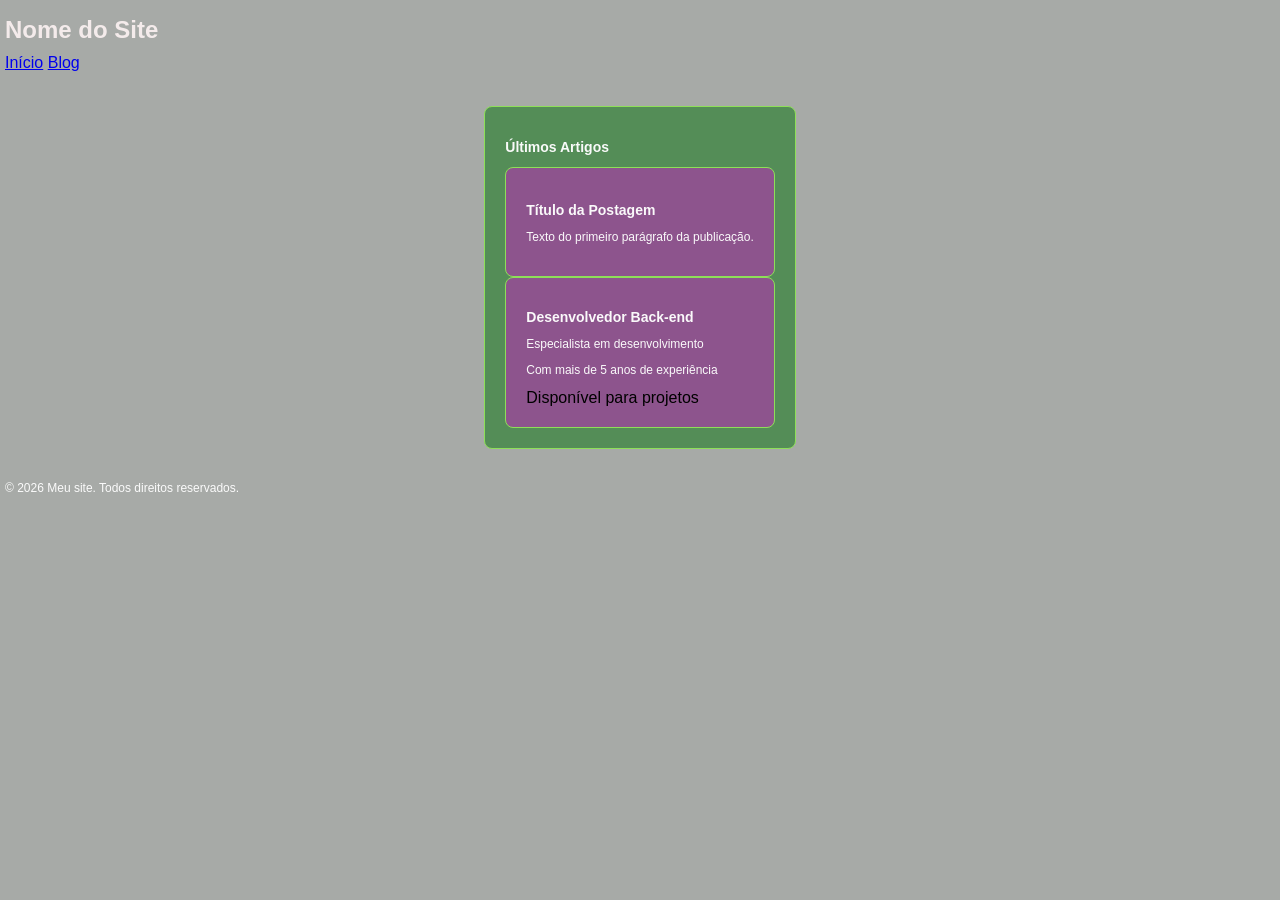
<file: index.html>
<!-- Declaração da versão HTML5 para o navegador -->
<!DOCTYPE html>

<!-- Elemento raiz com definição do idioma da página como Português do Brasil -->
<html lang="pt-BR">
<head>
    <!-- Defina a codificação de caracteres da página  -->
    <meta charset="UTF-8">
    <meta name="viewport" content="width=device-width, initial-scale=1,0">
    <title>Exemplo Semântico</title>
    <link rel="stylesheet" href="style.css">
</head>
<body> 
    <!-- início do corpo da página -->
     <header>
        <h1> Nome do Site </h1>
        <nav>
            <a href="#home">Início</a>
            <a href="#blog">Blog</a>
        </nav>
     </header>
        
        <main class="content">
            <section id="blog">
                <h2>Últimos Artigos</h2>
                <article> 
                    <h3> Título da Postagem</h3>
                    <p>Texto do primeiro parágrafo da publicação.</p>
                </article>

                <article class="cartao-perfil">
                    <h2 class="cartao-titulo"> Desenvolvedor Back-end</h2>
                    <p class="cartao-subtitulo">Especialista em desenvolvimento</p> 
                    <p class="cartao-perfil">Com mais de 5 anos de experiência</p>
                    <div class="cartao-status"> Disponível para projetos</div>    
                </article>
            </section>
        </main>
        <footer> 
        <!-- Rodapé da página -->
           <p> © 2026 Meu site. Todos direitos reservados. </p>
        </footer> 
</body> 
</html>
</file>
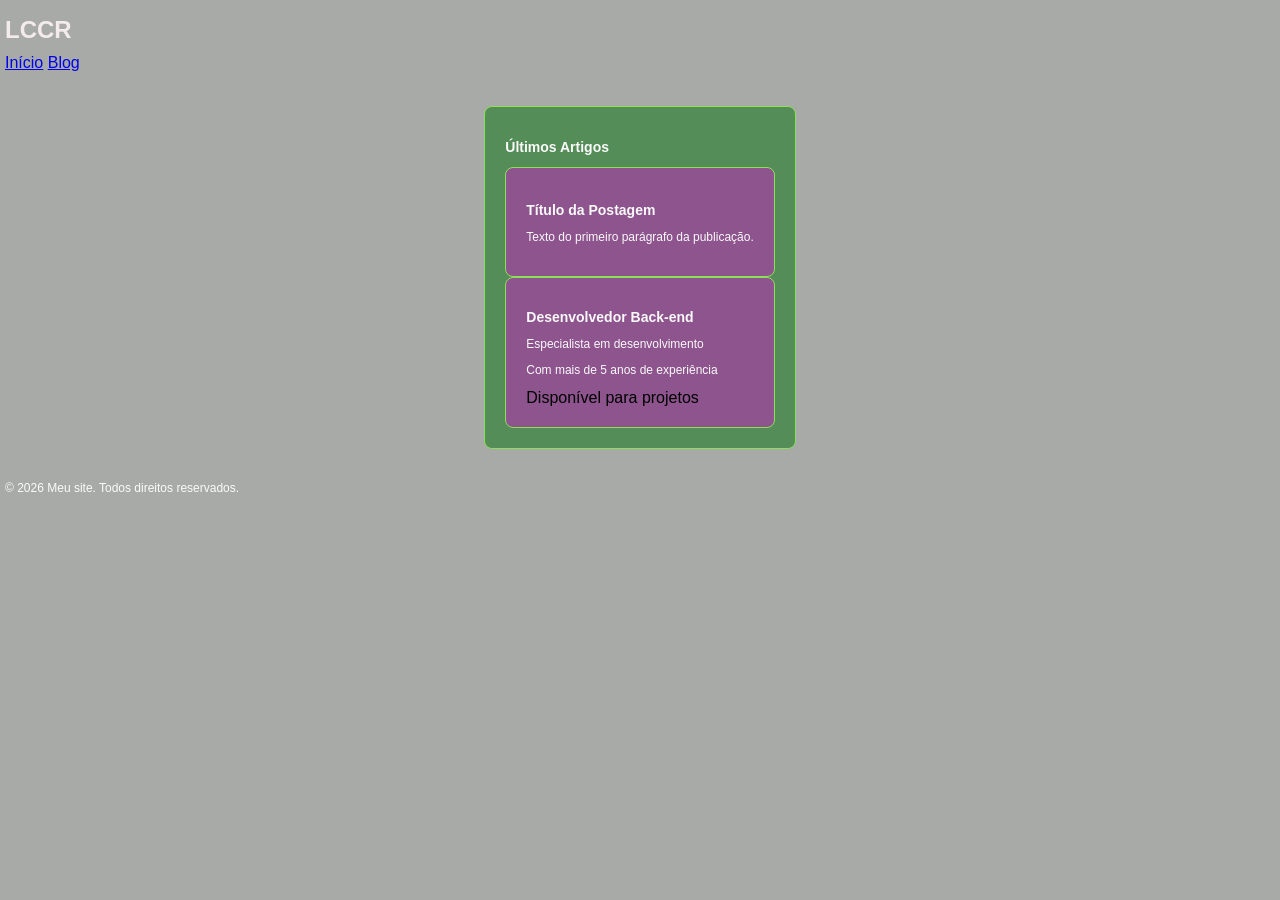
<file: AULA1-3/index.html>
<!-- Declaração da versão HTML5 para o navegador -->
<!DOCTYPE html>

<!-- Elemento raiz com definição do idioma da página como Português do Brasil -->
<html lang="pt-BR">
<head>
    <!-- Defina a codificação de caracteres da página  -->
    <meta charset="UTF-8">
    <meta name="viewport" content="width=device-width, initial-scale=1,0">
    <title>Exemplo Semântico</title>
    <link rel="stylesheet" href="style.css">
</head>
<body> 
    <!-- início do corpo da página -->
     <header>
        <h1> LCCR </h1>
        <nav>
            <a href="#home">Início</a>
            <a href="#blog">Blog</a>
        </nav>
     </header>
        
        <main class="content">
            <section id="blog">
                <h2>Últimos Artigos</h2>
                <article> 
                    <h3> Título da Postagem</h3>
                    <p>Texto do primeiro parágrafo da publicação.</p>
                </article>

                <article class="cartao-perfil">
                    <h2 class="cartao-titulo"> Desenvolvedor Back-end</h2>
                    <p class="cartao-subtitulo">Especialista em desenvolvimento</p> 
                    <p class="cartao-perfil">Com mais de 5 anos de experiência</p>
                    <div class="cartao-status"> Disponível para projetos</div>    
                </article>
            </section>
        </main>
        <footer> 
        <!-- Rodapé da página -->
           <p> © 2026 Meu site. Todos direitos reservados. </p>
        </footer> 
</body> 
</html>
</file>
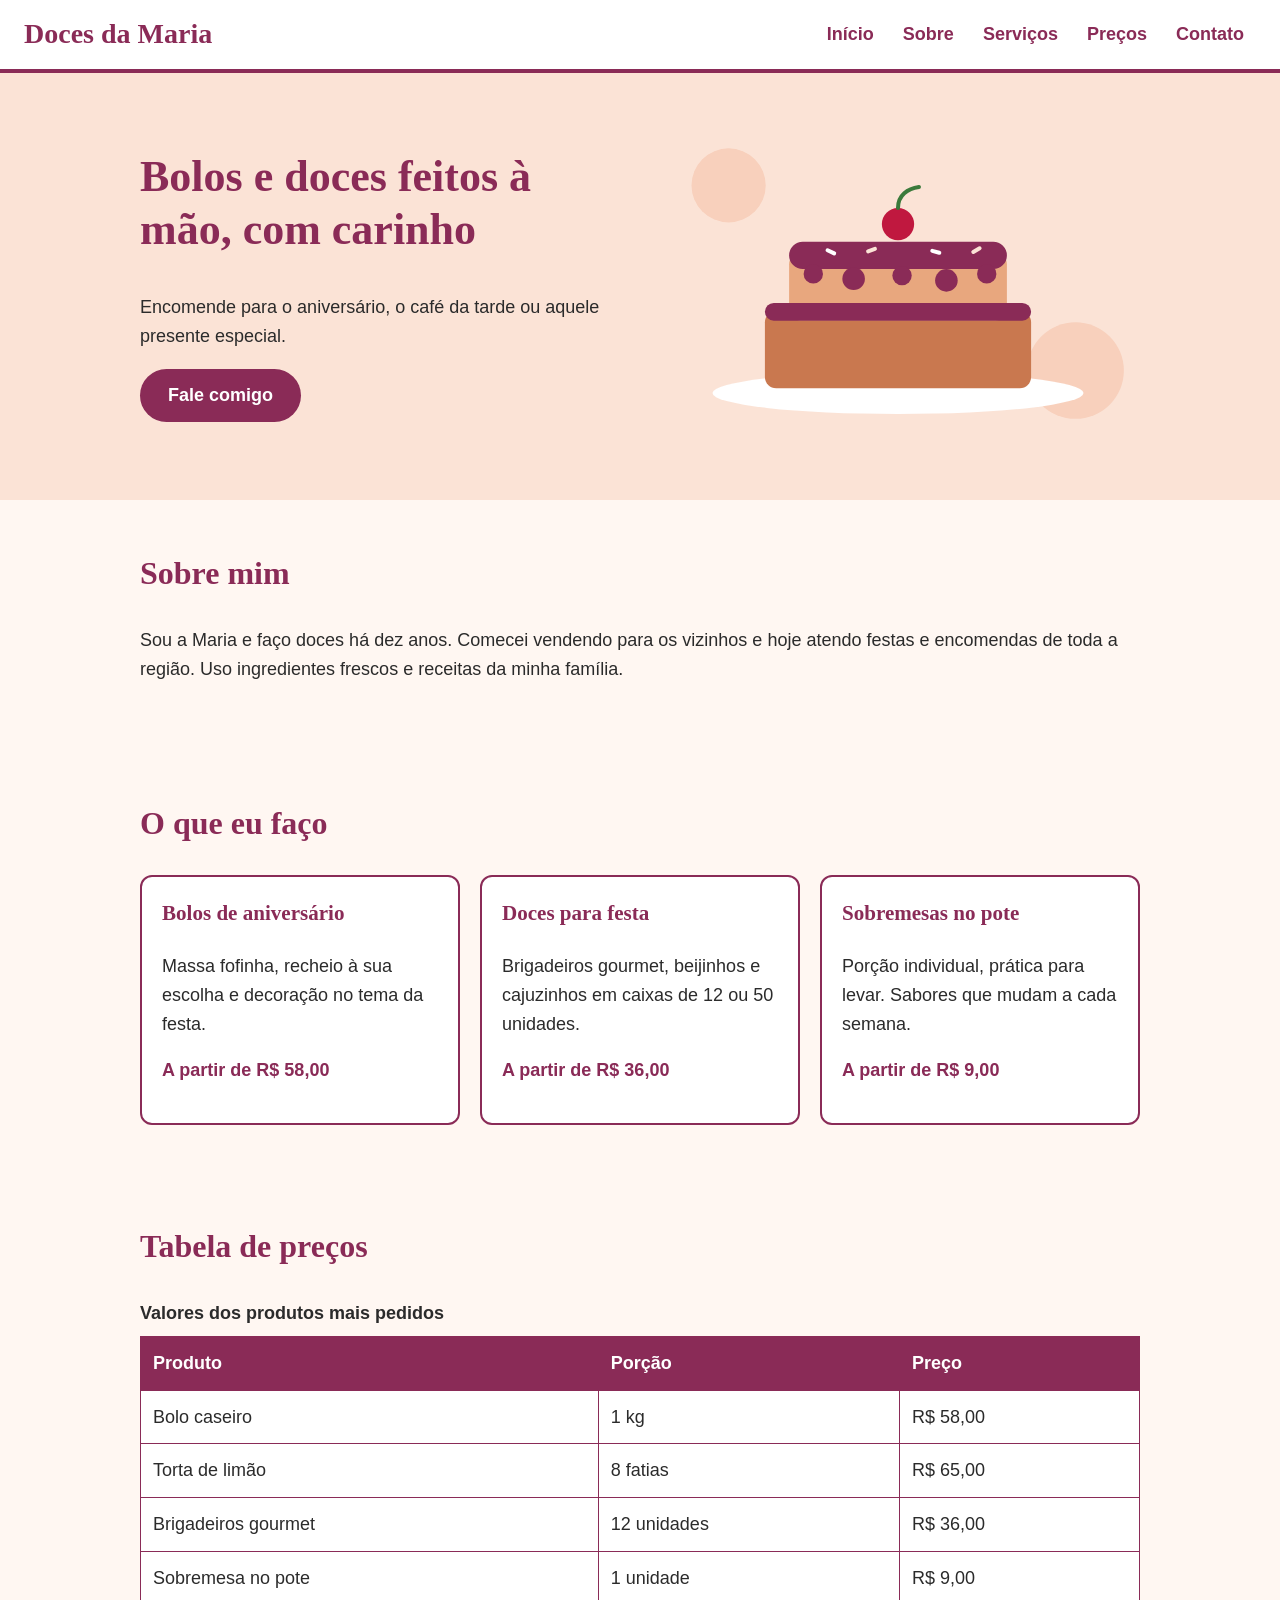
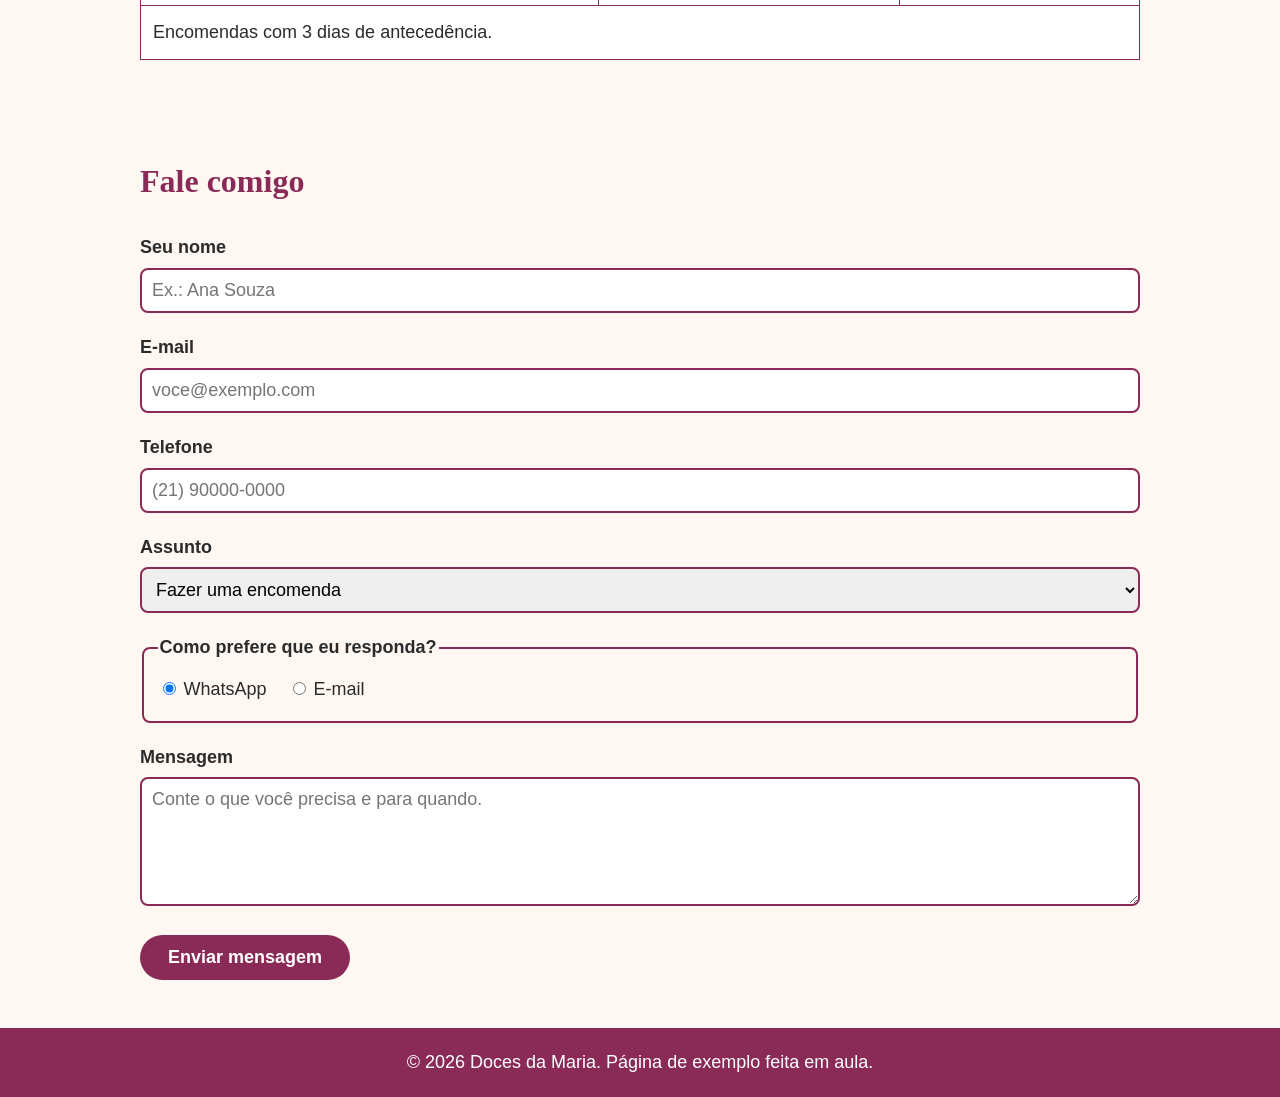
<file: pagina-modelo-doces-da-maria.html>
<!DOCTYPE html>
<html lang="pt-BR" xmlns:mso="urn:schemas-microsoft-com:office:office" xmlns:msdt="uuid:C2F41010-65B3-11d1-A29F-00AA00C14882">
<head>
    <meta charset="UTF-8">
    <!-- AULA 8: esta linha faz a página se ajustar à tela do celular -->
    <meta name="viewport" content="width=device-width, initial-scale=1.0">
    <title>Doces da Maria | Confeitaria artesanal</title>

    <!--
        PÁGINA-MODELO: o objetivo final das alunas na aula 9.
        Negócio fictício, só para mostrar o resultado. Cada aluna cria a página do seu próprio tema.

        Para ficar igual ao que se ensina em aula:
        1. Copie tudo o que está dentro da tag <style> para um arquivo chamado style.css.
        2. Apague a tag <style> e coloque no lugar:
           <link rel="stylesheet" href="style.css">
        3. Salve a imagem do banner numa pasta assets e troque o src da imagem
           por assets/bolo.jpg (o endereço longo que começa com "data:" é só para
           este arquivo funcionar sozinho).
    -->
    <style>
        /* ---------- AULA 5: tags (cores e fonte da página) ---------- */
        body {
            margin: 0;
            font-family: Arial, Helvetica, sans-serif;
            font-size: 18px;
            line-height: 1.6;
            color: #2b2b2b;
            background-color: #fff7f2;
        }

        h1, h2, h3, .logo {
            font-family: Georgia, "Times New Roman", serif;
            color: #8a2b57;
        }

        h2 {
            font-size: 32px;
            margin-top: 0;
        }

        a {
            color: #8a2b57;
        }

        img {
            max-width: 100%;   /* a imagem nunca passa da largura da tela */
            height: auto;
        }

        section {
            padding: 48px 24px;
        }

        /* guarda o conteúdo num bloco centralizado */
        .conteudo {
            max-width: 1000px;
            margin: 0 auto;
        }

        /* ---------- AULA 5: classes do topo e do banner ---------- */
        header {
            background-color: #ffffff;
            border-bottom: 4px solid #8a2b57;
            padding: 12px 24px;
            display: flex;
            flex-wrap: wrap;
            justify-content: space-between;
            align-items: center;
            gap: 8px;
        }

        .logo {
            font-size: 28px;
            font-weight: bold;
            margin: 0;
        }

        nav a {
            display: inline-block;
            padding: 8px 12px;
            text-decoration: none;
            font-weight: bold;
        }

        nav a:hover {
            background-color: #8a2b57;
            color: #ffffff;
        }

        .banner {
            background-color: #fbe3d6;
        }

        .banner .conteudo {
            display: flex;
            flex-wrap: wrap;
            align-items: center;
            gap: 32px;
        }

        .banner-texto {
            flex: 1 1 320px;
        }

        .banner-imagem {
            flex: 1 1 320px;
        }

        .banner h1 {
            font-size: 44px;
            line-height: 1.2;
            margin-top: 0;
        }

        /* ---------- AULA 6: botão e cards (classes) ---------- */
        .botao {
            display: inline-block;
            background-color: #8a2b57;
            color: #ffffff;
            padding: 12px 28px;
            border-radius: 30px;
            text-decoration: none;
            font-weight: bold;
            border: none;
            font-size: 18px;
            cursor: pointer;
        }

        .botao:hover {
            background-color: #5e1a3b;
        }

        .cards {
            display: flex;
            flex-wrap: wrap;
            gap: 20px;
        }

        .card {
            flex: 1 1 250px;
            background-color: #ffffff;
            border: 2px solid #8a2b57;
            border-radius: 12px;
            padding: 20px;
        }

        .card h3 {
            margin-top: 0;
        }

        .card-preco {
            font-weight: bold;
            color: #8a2b57;
        }

        /* ---------- AULA 6: tabela de preços ---------- */
        .tabela {
            width: 100%;
            border-collapse: collapse;
            background-color: #ffffff;
        }

        .tabela th {
            background-color: #8a2b57;
            color: #ffffff;
            text-align: left;
        }

        .tabela th,
        .tabela td {
            padding: 12px;
            border: 1px solid #8a2b57;
        }

        .tabela td:last-child {
            white-space: nowrap;   /* o preço não quebra de linha */
        }

        .tabela tbody tr:hover {
            background-color: #fbe3d6;
        }

        .tabela caption {
            text-align: left;
            padding-bottom: 8px;
            font-weight: bold;
        }

        /* ---------- AULA 7: formulário ---------- */
        .campo {
            margin-bottom: 20px;
        }

        .campo label,
        legend {
            display: block;
            font-weight: bold;
            margin-bottom: 6px;
        }

        .campo input[type="text"],
        .campo input[type="email"],
        .campo input[type="tel"],
        .campo select,
        .campo textarea {
            width: 100%;
            box-sizing: border-box;
            padding: 10px;
            font-size: 18px;
            border: 2px solid #8a2b57;
            border-radius: 8px;
            font-family: Arial, Helvetica, sans-serif;
        }

        fieldset {
            border: 2px solid #8a2b57;
            border-radius: 8px;
        }

        .campo label.opcao {
            display: inline-block;
            font-weight: normal;
            margin-right: 16px;
        }

        /* contorno visível para quem navega só com a tecla Tab */
        a:focus,
        input:focus,
        select:focus,
        textarea:focus,
        button:focus {
            outline: 4px solid #1b4dd8;
            outline-offset: 2px;
        }

        /* ---------- rodapé ---------- */
        footer {
            background-color: #8a2b57;
            color: #ffffff;
            text-align: center;
            padding: 20px 24px;
        }

        footer p {
            margin: 0;
        }

        /* ---------- AULA 8: responsivo (telas até 700 px) ---------- */
        @media (max-width: 700px) {
            body {
                font-size: 17px;
            }

            .banner h1 {
                font-size: 34px;
            }

            h2 {
                font-size: 28px;
            }

            section {
                padding: 32px 16px;
            }

            .tabela th,
            .tabela td {
                padding: 8px;
            }
        }
    </style>

<!--[if gte mso 9]><xml>
<mso:CustomDocumentProperties>
<mso:_ApprovalStatus msdt:dt="string">0</mso:_ApprovalStatus>
<mso:_ApprovalAssignedTo msdt:dt="string"></mso:_ApprovalAssignedTo>
<mso:_ApprovalRespondedBy msdt:dt="string"></mso:_ApprovalRespondedBy>
</mso:CustomDocumentProperties>
</xml><![endif]-->
</head>
<body>

    <!-- AULA 5: topo com menu (links de âncora) -->
    <header>
        <p class="logo">Doces da Maria</p>
        <nav aria-label="Menu principal">
            <a href="#inicio">Início</a>
            <a href="#sobre">Sobre</a>
            <a href="#servicos">Serviços</a>
            <a href="#precos">Preços</a>
            <a href="#contato">Contato</a>
        </nav>
    </header>

    <main>
        <!-- AULA 5: banner com imagem -->
        <section id="inicio" class="banner">
            <div class="conteudo">
                <div class="banner-texto">
                    <h1>Bolos e doces feitos à mão, com carinho</h1>
                    <p>Encomende para o aniversário, o café da tarde ou aquele presente especial.</p>
                    <a class="botao" href="#contato">Fale comigo</a>
                </div>
                <div class="banner-imagem">
                    <img src="[data-uri]"
                         alt="Bolo de camadas com cobertura de framboesa e uma cereja no topo"
                         width="600" height="400">
                </div>
            </div>
        </section>

        <!-- AULA 5: seção Sobre -->
        <section id="sobre">
            <div class="conteudo">
                <h2>Sobre mim</h2>
                <p>
                    Sou a Maria e faço doces há dez anos. Comecei vendendo para os vizinhos
                    e hoje atendo festas e encomendas de toda a região. Uso ingredientes
                    frescos e receitas da minha família.
                </p>
            </div>
        </section>

        <!-- AULA 6: serviços em cards (mesma classe nos três) -->
        <section id="servicos">
            <div class="conteudo">
                <h2>O que eu faço</h2>
                <div class="cards">
                    <article class="card">
                        <h3>Bolos de aniversário</h3>
                        <p>Massa fofinha, recheio à sua escolha e decoração no tema da festa.</p>
                        <p class="card-preco">A partir de R$ 58,00</p>
                    </article>
                    <article class="card">
                        <h3>Doces para festa</h3>
                        <p>Brigadeiros gourmet, beijinhos e cajuzinhos em caixas de 12 ou 50 unidades.</p>
                        <p class="card-preco">A partir de R$ 36,00</p>
                    </article>
                    <article class="card">
                        <h3>Sobremesas no pote</h3>
                        <p>Porção individual, prática para levar. Sabores que mudam a cada semana.</p>
                        <p class="card-preco">A partir de R$ 9,00</p>
                    </article>
                </div>
            </div>
        </section>

        <!-- AULA 6: tabela de preços -->
        <section id="precos">
            <div class="conteudo">
                <h2>Tabela de preços</h2>
                <table class="tabela">
                    <caption>Valores dos produtos mais pedidos</caption>
                    <thead>
                        <tr>
                            <th scope="col">Produto</th>
                            <th scope="col">Porção</th>
                            <th scope="col">Preço</th>
                        </tr>
                    </thead>
                    <tbody>
                        <tr>
                            <td>Bolo caseiro</td>
                            <td>1 kg</td>
                            <td>R$ 58,00</td>
                        </tr>
                        <tr>
                            <td>Torta de limão</td>
                            <td>8 fatias</td>
                            <td>R$ 65,00</td>
                        </tr>
                        <tr>
                            <td>Brigadeiros gourmet</td>
                            <td>12 unidades</td>
                            <td>R$ 36,00</td>
                        </tr>
                        <tr>
                            <td>Sobremesa no pote</td>
                            <td>1 unidade</td>
                            <td>R$ 9,00</td>
                        </tr>
                    </tbody>
                    <tfoot>
                        <tr>
                            <td colspan="3">Encomendas com 3 dias de antecedência.</td>
                        </tr>
                    </tfoot>
                </table>
            </div>
        </section>

        <!-- AULA 7: formulário de contato (só a parte visual, não envia nada) -->
        <section id="contato">
            <div class="conteudo">
                <h2>Fale comigo</h2>
                <form action="#" method="get">
                    <div class="campo">
                        <label for="nome">Seu nome</label>
                        <input type="text" id="nome" name="nome" placeholder="Ex.: Ana Souza" required>
                    </div>

                    <div class="campo">
                        <label for="email">E-mail</label>
                        <input type="email" id="email" name="email" placeholder="voce@exemplo.com" required>
                    </div>

                    <div class="campo">
                        <label for="telefone">Telefone</label>
                        <input type="tel" id="telefone" name="telefone" placeholder="(21) 90000-0000">
                    </div>

                    <div class="campo">
                        <label for="assunto">Assunto</label>
                        <select id="assunto" name="assunto">
                            <option value="encomenda">Fazer uma encomenda</option>
                            <option value="orcamento">Pedir um orçamento</option>
                            <option value="duvida">Tirar uma dúvida</option>
                        </select>
                    </div>

                    <fieldset class="campo">
                        <legend>Como prefere que eu responda?</legend>
                        <label class="opcao"><input type="radio" name="resposta" value="whatsapp" checked> WhatsApp</label>
                        <label class="opcao"><input type="radio" name="resposta" value="email"> E-mail</label>
                    </fieldset>

                    <div class="campo">
                        <label for="mensagem">Mensagem</label>
                        <textarea id="mensagem" name="mensagem" rows="5" placeholder="Conte o que você precisa e para quando."></textarea>
                    </div>

                    <button type="submit" class="botao">Enviar mensagem</button>
                </form>
            </div>
        </section>
    </main>

    <footer>
        <p>© 2026 Doces da Maria. Página de exemplo feita em aula.</p>
    </footer>
    
</body>
</html>
</file>
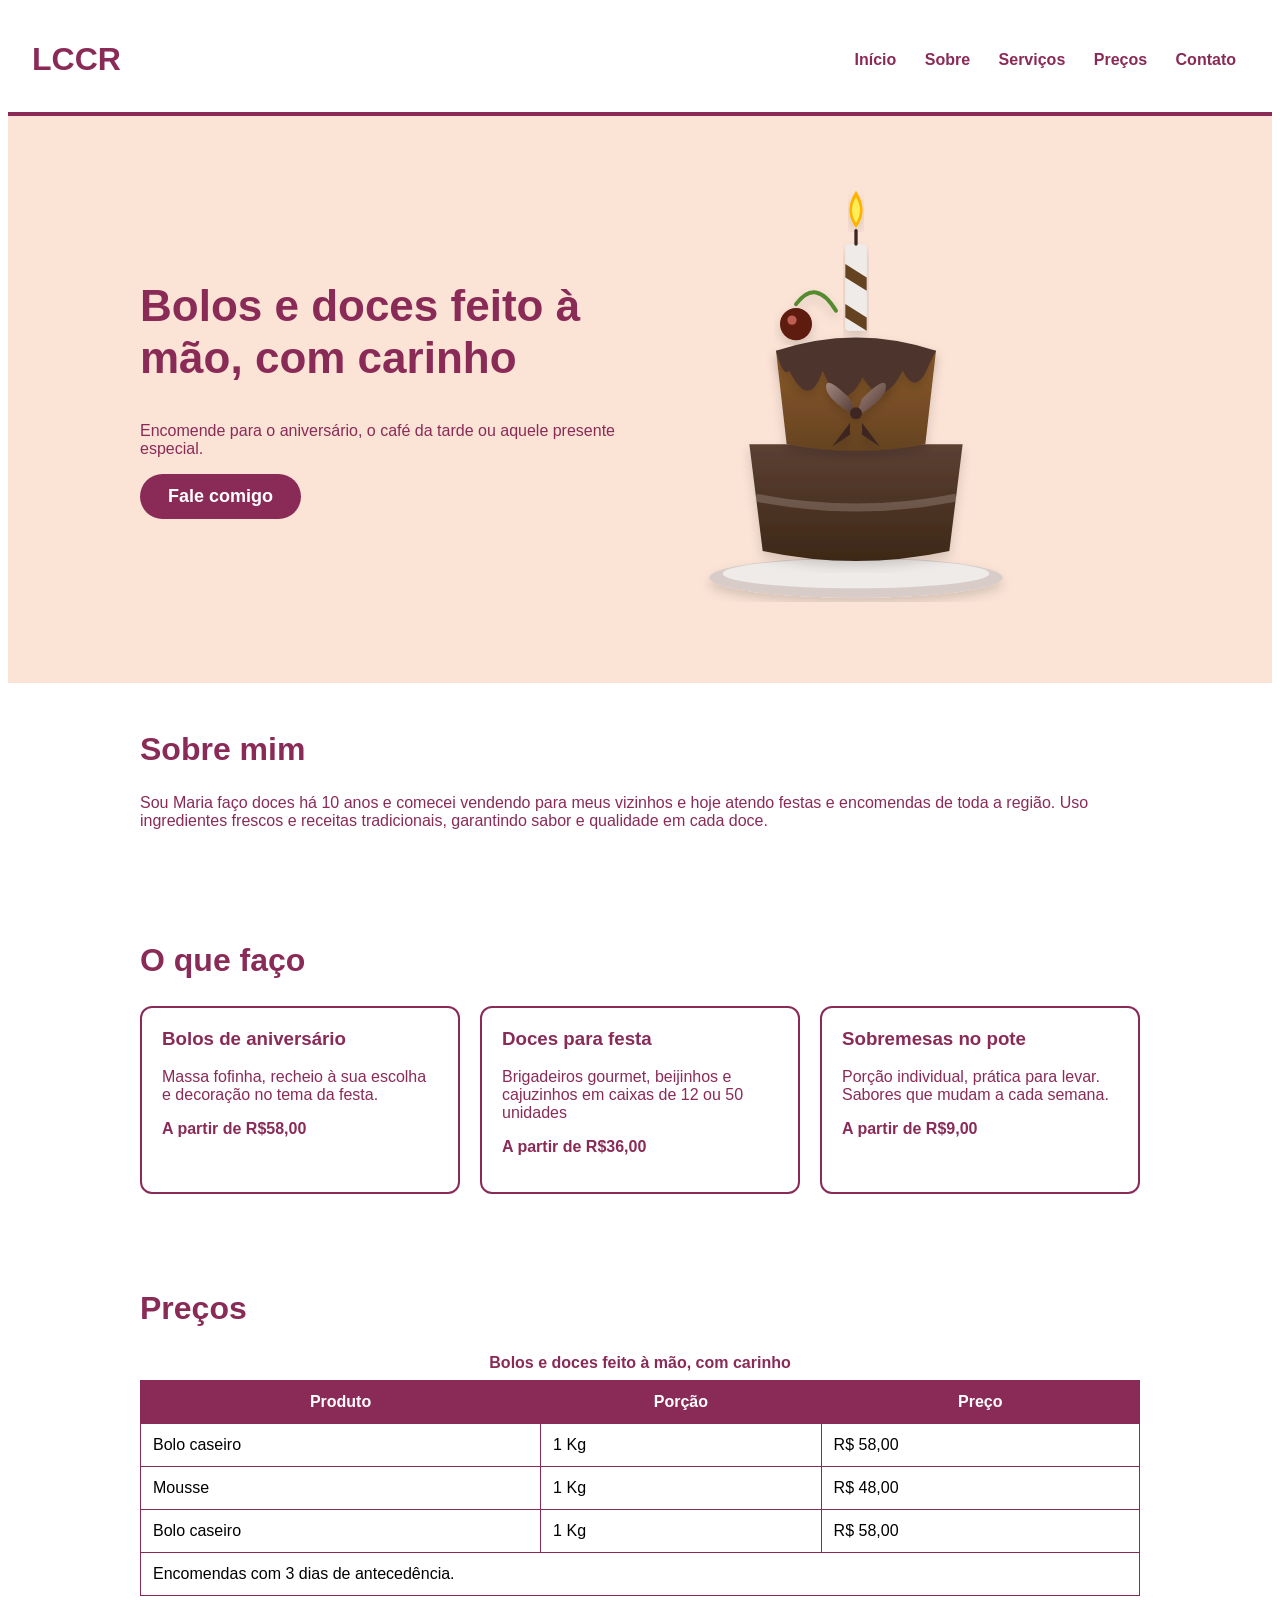
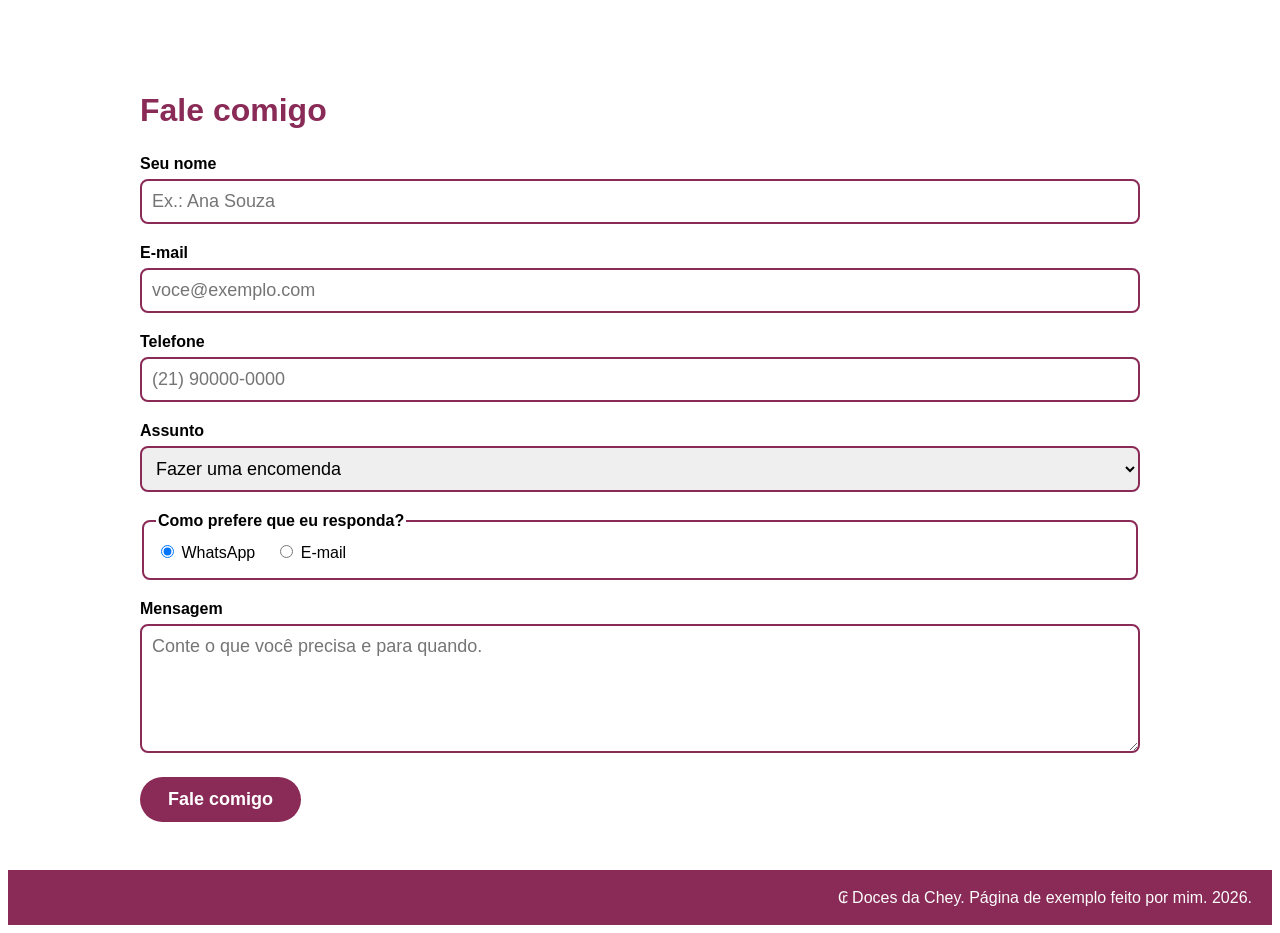
<file: CONFEITARIA/doces_Cheyenne.html>
<!DOCTYPE html>
<html lang="pt-BR">

<head>
    <meta charset="UTF-8">
    <meta name="viewport" content="width=device-width, initial-scale=1.0">
    <title>Document</title>
    <link rel="stylesheet" href="style2.css">
</head>

<body>
    <header>
        <h1> LCCR </h1>
        <nav>
            <a href="#home">Início</a>
            <a href="#sobre">Sobre</a>
            <a href="#servicos">Serviços</a>
            <a href="#precos">Preços</a>
            <a href="#contato">Contato</a>
        </nav>
    </header>

    <main>
        <section id="inicio" class="banner">
            <div class="conteudo">
                <div class="banner-texto">
                    <h1>Bolos e doces feito à mão, com carinho</h1>
                    <p>Encomende para o aniversário, o café da tarde ou aquele presente especial.</p>
                    <a class="botao" href="#contato">Fale comigo</a>
                </div>

                <div class="banner-imagem">
                    <img src="/CONFEITARIA/assets/bolo.svg" alt="Bolo de aniversário em tons de marrom" width="400"
                        height="400">
                </div>
            </div>
        </section>

        <section id="sobre">
            <div class="conteudo">
                <h2>Sobre mim</h2>
                <p>
                    Sou Maria faço doces há 10 anos e comecei vendendo para meus vizinhos e hoje atendo festas e
                    encomendas de toda a região.
                    Uso ingredientes frescos e receitas tradicionais, garantindo sabor e qualidade em cada doce.
                </p>
            </div>
        </section>

        <section id="servicos">
            <div class="conteudo">
                <h2>O que faço</h2>
                <div class="cards">
                    <article class="card">
                        <h3>Bolos de aniversário</h3>
                        <p>Massa fofinha, recheio à sua escolha e decoração no tema da festa.</p>
                        <p class="card-preco">A partir de R$58,00</p>
                    </article>
                    <article class="card">
                        <h3>Doces para festa</h3>
                        <p>Brigadeiros gourmet, beijinhos e cajuzinhos em caixas de 12 ou 50 unidades</p>
                        <p class="card-preco">A partir de R$36,00</p>
                    </article>
                    <article class="card">
                        <h3>Sobremesas no pote</h3>
                        <p>Porção individual, prática para levar. Sabores que mudam a cada semana.</p>
                        <p class="card-preco">A partir de R$9,00</p>
                    </article>
                </div>
            </div>
        </section>

        <section id="precos">
            <div class="conteudo">
                <h2>Preços</h2>
                <table class="tabela">
                    <caption>Bolos e doces feito à mão, com carinho</caption>
                    <thead>
                        <tr>
                            <th scope="col">Produto</th>
                            <th scope="col">Porção</th>
                            <th scope="col">Preço</th>
                        </tr>
                    </thead>
                    <tbody>
                        <tr>
                            <td>Bolo caseiro</td>
                            <td>1 Kg</td>
                            <td>R$ 58,00</td>
                        </tr>
                        <tr>
                            <td>Mousse</td>
                            <td>1 Kg</td>
                            <td>R$ 48,00</td>
                        </tr>
                        <tr>
                            <td>Bolo caseiro</td>
                            <td>1 Kg</td>
                            <td>R$ 58,00</td>
                        </tr>
                    </tbody>
                    <tfoot>
                        <tr>
                            <td colspan="3">Encomendas com 3 dias de antecedência.</td>
                        </tr>
                    </tfoot>
                </table>
            </div>
        </section>

        <section id="contato" class="contato">
            <div class="conteudo">
                <h2>Fale comigo</h2>
                <form action="#" method="get">
                    <div class="campo">
                        <label for="nome">Seu nome</label>
                        <input type="text" id="nome" name="nome" placeholder="Ex.: Ana Souza" required>
                    </div>
                    <div class="campo">
                        <label for="email">E-mail</label>
                        <input type="email" id="email" name="email" placeholder="voce@exemplo.com" required>
                    </div>
                    <div class="campo">
                        <label for="telefone">Telefone</label>
                        <input type="tel" id="telefone" name="telefone" placeholder="(21) 90000-0000">
                    </div>
                    <div class="campo">
                        <label for="assunto">Assunto</label>
                        <select id="assunto" name="assunto">
                            <option value="encomenda">Fazer uma encomenda</option>
                            <option value="orcamento">Pedir um orçamento</option>
                            <option value="duvida">Tirar uma dúvida</option>
                        </select>
                    </div>

                    <fieldset class="campo">
                        <legend>Como prefere que eu responda?</legend>
                        <label class="opcao"><input type="radio" name="resposta" value="whatsapp" checked>
                            WhatsApp</label>
                        <label class="opcao"><input type="radio" name="resposta" value="email"> E-mail</label>
                    </fieldset>

                    <div class="campo">
                        <label for="mensagem">Mensagem</label>
                        <textarea id="mensagem" name="mensagem" rows="5"
                            placeholder="Conte o que você precisa e para quando."></textarea>
                    </div>
                    <a class="botao" href="#contato">Fale comigo</a>
            </div>
        </section>
    </main>
    <footer>
        <p>₢ Doces da Chey. Página de exemplo feito por mim. 2026.</p>
    </footer>
</body>

</html>
</file>
<file: style.css>
/* Criar estilo para a página */
body {
   font-family: 'Tahoma', sans-serif;
   background-color: #a7aaa7;
   margin: 5px;
  
}
/* Estilo para a seção principal */
section {
  background-color: #548d57;
  border: 1px solid #8edf58;
  border-radius: 8px;
  padding: 20px;
}
/* Estilo para os artigos */
article {
  background-color: #8d548d;
  border: 1px solid #8edf58;
  border-radius: 8px;
  padding: 20px;
}
/* Estilo para o cabeçalho */
header {
  color: hsl(246, 39%, 55%);
  font-family: 'Tahoma', sans-serif;
  font-size: 16px;
  margin-bottom: 14px;
  border-bottom: #8d548d;
  border-width: initial;
} 

/* Toda vez que precisar trocar a cor do texto, declare a tag que contenha o texto que vai trocar de cor e chame o argumento color */
h1 {
  color: #f5ececfb;
  font-family: 'Tahoma', sans-serif;
  font-size: 24px;
  margin-bottom: 10px;
}
h2 {
  color: #fcfcfcfb;
  font-family: 'Tahoma', sans-serif;
  font-size: 14px;
  margin-bottom: 12px;
}
h3 {
  color: #fcfcfcfb;
  font-family: 'Tahoma', sans-serif;
  font-size: 14px;
  margin-bottom: 12px;
}
p {
  color: #fcfcfcfb;
  font-family: 'Tahoma', sans-serif;
  font-size: 12px;
  margin-bottom: 12px;
}
.content {
  display: flex;
  flex-direction: columm;
  align-items: center;
  justify-content: center;
  padding: 20px;
}
</file>
<file: AULA1-3/style.css>
/* Criar estilo para a página */
body {
   font-family: 'Tahoma', sans-serif;
   background-color: #a7aaa7;
   margin: 5px;
  
}
/* Estilo para a seção principal */
section {
  background-color: #548d57;
  border: 1px solid #8edf58;
  border-radius: 8px;
  padding: 20px;
}
/* Estilo para os artigos */
article {
  background-color: #8d548d;
  border: 1px solid #8edf58;
  border-radius: 8px;
  padding: 20px;
}
/* Estilo para o cabeçalho */
header {
  color: hsl(246, 39%, 55%);
  font-family: 'Tahoma', sans-serif;
  font-size: 16px;
  margin-bottom: 14px;
  border-bottom: #8d548d;
  border-width: initial;
} 

/* Toda vez que precisar trocar a cor do texto, declare a tag que contenha o texto que vai trocar de cor e chame o argumento color */
h1 {
  color: #f5ececfb;
  font-family: 'Tahoma', sans-serif;
  font-size: 24px;
  margin-bottom: 10px;
}
h2 {
  color: #fcfcfcfb;
  font-family: 'Tahoma', sans-serif;
  font-size: 14px;
  margin-bottom: 12px;
}
h3 {
  color: #fcfcfcfb;
  font-family: 'Tahoma', sans-serif;
  font-size: 14px;
  margin-bottom: 12px;
}
p {
  color: #fcfcfcfb;
  font-family: 'Tahoma', sans-serif;
  font-size: 12px;
  margin-bottom: 12px;
}
.content {
  display: flex;
  flex-direction: columm;
  align-items: center;
  justify-content: center;
  padding: 20px;
}
</file>
<file: CONFEITARIA/style2.css>
<style>
        /* ---------- AULA 5: tags (cores e fonte da página) ---------- */
        body {
            margin: 0;
            font-family: 'Segoe UI', Tahoma, Geneva, Verdana, sans-serif;
            font-size: 18px;
            line-height: 1.6;
            color: #faf9f9;
            background-color: #d39772;
        }

        p, h1, h2, h3, .logo {
            font-family: 'Segoe UI', Tahoma, Geneva, Verdana, sans-serif;
            color: #8a2b57;
        }

        h2 {
            font-size: 32px;
            margin-top: 0;
        }

        a {
            color: #8a2b57;
        }

        img {
            max-width: 100%;   /* a imagem nunca passa da largura da tela */
            height: auto;
        }

        section {
            padding: 48px 24px;
        
        }

        /* guarda o conteúdo num bloco centralizado */
        .conteudo {
            max-width: 1000px;
            margin: 0 auto;
        }

        /* ---------- AULA 5: classes do topo e do banner ---------- */
        header {
            font-family: 'Segoe UI', Tahoma, Geneva, Verdana, sans-serif;
            background-color: #ffffff;
            border-bottom: 4px solid #8a2b57;
            padding: 12px 24px;
            display: flex;
            flex-wrap: wrap;
            justify-content: space-between;
            align-items: center;
            gap: 8px;
        }

        .logo {
            font-size: 28px;
            font-weight: bold;
            margin: 0;
        }

        nav a {
            display: inline-block;
            padding: 8px 12px;
            text-decoration: none;
            font-weight: bold;
        }

        nav a:hover {
            background-color: #8a2b57;
            color: #ffffff;
        }

        .banner {
            background-color: #fbe3d6;
        }

        .banner .conteudo {
            display: flex;
            flex-wrap: wrap;
            align-items: center;
            gap: 32px;
        }

        .banner-texto {
            flex: 1 1 320px;
        }

        .banner-imagem {
            flex: 1 1 320px;
        }

        .banner h1 {
            font-size: 44px;
            line-height: 1.2;
            margin-top: 0;
        }

        .botao {
            display: inline-block;
            background-color: #8a2b57;
            color: #ffffff;
            padding: 12px 28px;
            border-radius: 30px;
            text-decoration: none;
            font-family: 'Segoe UI', Tahoma, Geneva, Verdana, sans-serif;
            font-weight: bold;
            border: none;
            font-size: 18px;
            cursor: pointer;
        }

        .botao:hover {
            background-color: #5e1a3b;
        }

        .cards {
            display: flex;
            flex-wrap: wrap;
            gap: 20px;
        }

        .card {
            flex: 1 1 250px;
            background-color: #ffffff;
            border: 2px solid #8a2b57;
            border-radius: 12px;
            padding: 20px;
        }

        .card h3 {
            margin-top: 0;
        }

        .card-preco {
            font-weight: bold;
            color: #8a2b57;
        }

        /* ---------- AULA 6: tabela de preços ---------- */
        .tabela {
            font-family: 'Segoe UI', Tahoma, Geneva, Verdana, sans-serif;
            width: 100%;
            border-collapse: collapse;
            background-color: #ffffff;
        }

        .tabela th {
            font-family: 'Segoe UI', Tahoma, Geneva, Verdana, sans-serif;
            background-color: #8a2b57;
            color: #ffffff;
            text-align: center;
        }

        .tabela th,
        .tabela td {
            padding: 12px;
            border: 1px solid #8a2b57;
        }

        .tabela td:last-child {
            white-space: nowrap;   /* o preço não quebra de linha */
        }

        .tabela tbody tr:hover {
            background-color: #fbe3d6;
        }

        .tabela caption {
            font-family: Verdana, Geneva, Tahoma, sans-serif;
            text-align: center;
            padding-bottom: 8px;
            font-weight: bold;
            color: #8a2b57;
        }
        .campo {
            margin-bottom: 20px;
        }

        .campo label, legend 
        {
            display: block;
            font-family: 'Segoe UI', Tahoma, Geneva, Verdana, sans-serif;
            font-weight: bold;
            margin-bottom: 6px;
        }

        .campo input[type="text"],
        .campo input[type="email"],
        .campo input[type="tel"],
        .campo select,
        .campo textarea {
            width: 100%;
            box-sizing: border-box;
            padding: 10px;
            font-size: 18px;
            border: 2px solid #8a2b57;
            border-radius: 8px;
            font-family: 'Segoe UI', Tahoma, Geneva, Verdana, sans-serif;
        }

        fieldset {
            border: 2px solid #8a2b57;
            border-radius: 8px;
        }

        .campo label.opcao {
            display: inline-block;
            font-weight: normal;
            margin-right: 16px;
        }

        /* contorno visível para quem navega só com a tecla Tab */
        a:focus,
        input:focus,
        select:focus,
        textarea:focus,
        button:focus {
            outline: 4px solid #1b4dd8;
            outline-offset: 2px;
        }

        /* ---------- rodapé ---------- */
        footer {
            background-color: #8a2b57;
            color: #fcfcfc;
            text-align: right;
            padding: 18px 20px;
        }
        footer p {
            margin: 0;
            color: #fcfcfc;
        }
    
</style>
</file>
